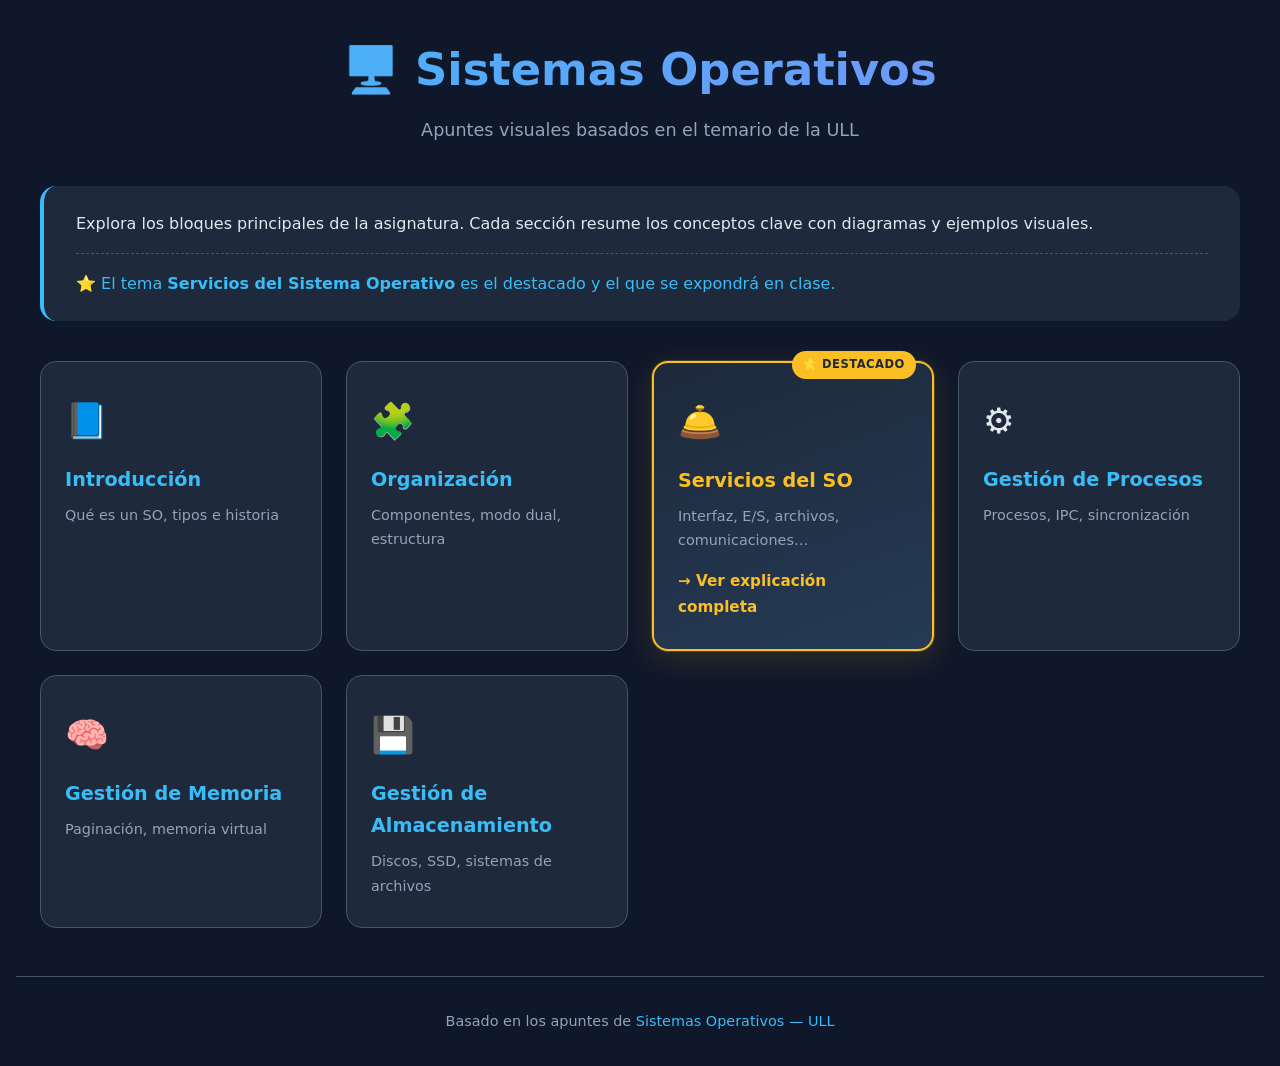
<file: index.html>
<!DOCTYPE html>
<html lang="es">
<head>
    <meta charset="UTF-8">
    <meta name="viewport" content="width=device-width, initial-scale=1.0">
    <title>Sistemas Operativos | Apuntes Visuales ULL</title>
    <link rel="stylesheet" href="style.css">
</head>
<body>
    <header class="hero">
        <h1>🖥️ Sistemas Operativos</h1>
        <p class="subtitle">Apuntes visuales basados en el temario de la ULL</p>
    </header>

    <main class="home-main">
        <section class="intro-box">
            <p>Explora los bloques principales de la asignatura. Cada sección resume los conceptos clave con diagramas y ejemplos visuales.</p>
            <p class="hint">⭐ El tema <strong>Servicios del Sistema Operativo</strong> es el destacado y el que se expondrá en clase.</p>
        </section>

        <section class="topics-grid">
            <a href="pages/introduccion.html" class="topic-card">
                <span class="topic-icon">📘</span>
                <h2>Introducción</h2>
                <p>Qué es un SO, tipos e historia</p>
            </a>

            <a href="pages/organizacion.html" class="topic-card">
                <span class="topic-icon">🧩</span>
                <h2>Organización</h2>
                <p>Componentes, modo dual, estructura</p>
            </a>

            <a href="pages/servicios.html" class="topic-card featured">
                <span class="badge">⭐ DESTACADO</span>
                <span class="topic-icon">🛎️</span>
                <h2>Servicios del SO</h2>
                <p>Interfaz, E/S, archivos, comunicaciones…</p>
                <span class="featured-cta">→ Ver explicación completa</span>
            </a>

            <a href="pages/procesos.html" class="topic-card">
                <span class="topic-icon">⚙️</span>
                <h2>Gestión de Procesos</h2>
                <p>Procesos, IPC, sincronización</p>
            </a>

            <a href="pages/memoria.html" class="topic-card">
                <span class="topic-icon">🧠</span>
                <h2>Gestión de Memoria</h2>
                <p>Paginación, memoria virtual</p>
            </a>

            <a href="pages/almacenamiento.html" class="topic-card">
                <span class="topic-icon">💾</span>
                <h2>Gestión de Almacenamiento</h2>
                <p>Discos, SSD, sistemas de archivos</p>
            </a>
        </section>
    </main>

    <footer>
        <p>Basado en los apuntes de <a href="https://ull-esit-sistemas-operativos.github.io/ssoo-apuntes/" target="_blank">Sistemas Operativos — ULL</a></p>
    </footer>

    <script src="script.js"></script>
</body>
</html>
</file>
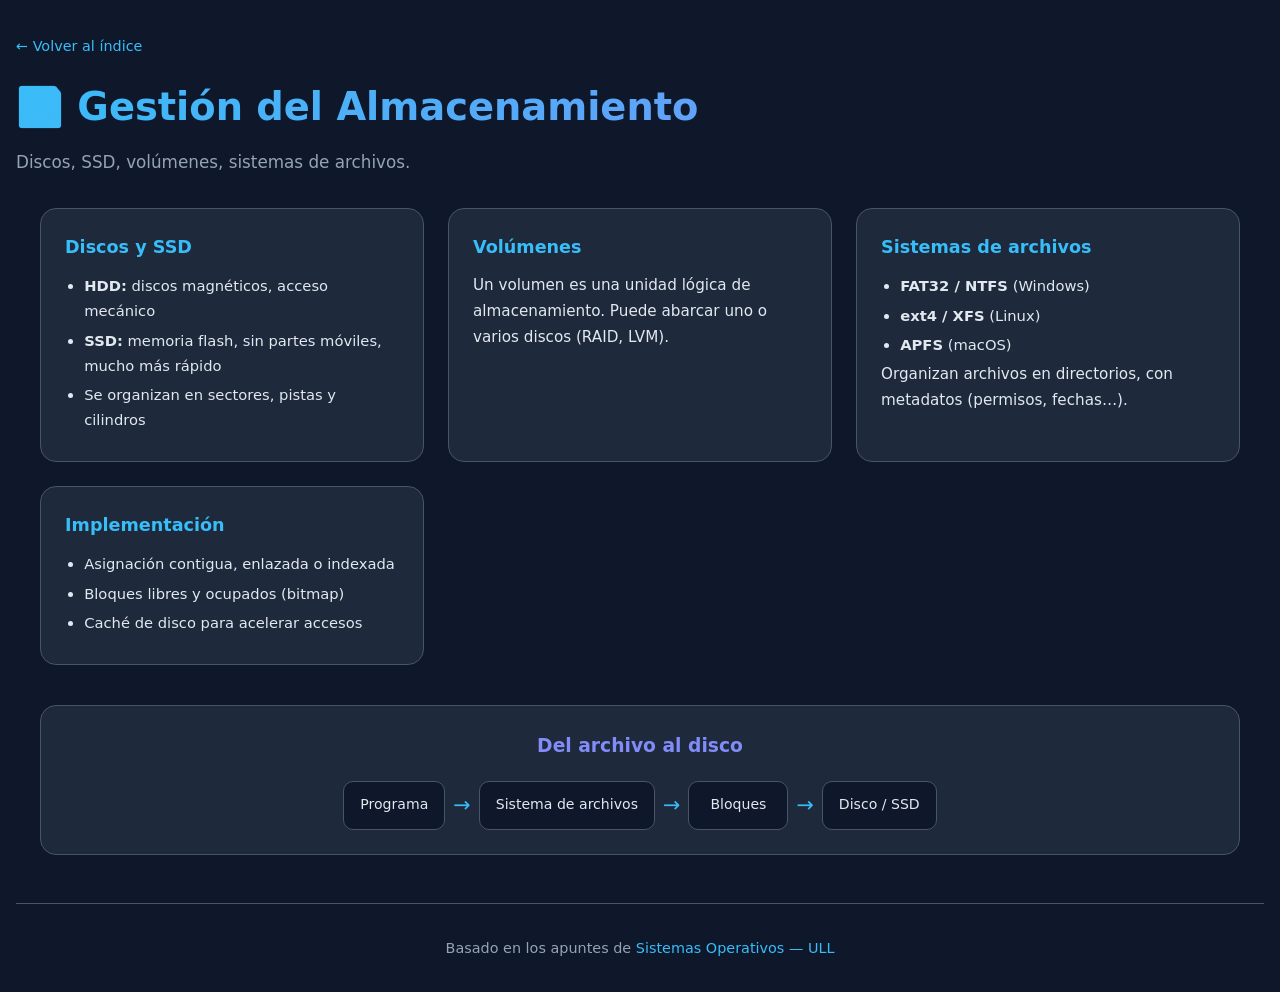
<file: pages/almacenamiento.html>
<!DOCTYPE html>
<html lang="es">
<head>
    <meta charset="UTF-8">
    <meta name="viewport" content="width=device-width, initial-scale=1.0">
    <title>Gestión de Almacenamiento | Apuntes Visuales ULL</title>
    <link rel="stylesheet" href="../style.css">
</head>
<body>
    <header class="page-header">
        <a href="../index.html" class="back-link">← Volver al índice</a>
        <h1>💾 Gestión del Almacenamiento</h1>
        <p class="lead">Discos, SSD, volúmenes, sistemas de archivos.</p>
    </header>

    <main>
        <section class="content-grid">
            <div class="info-card">
                <h3>Discos y SSD</h3>
                <ul>
                    <li><strong>HDD:</strong> discos magnéticos, acceso mecánico</li>
                    <li><strong>SSD:</strong> memoria flash, sin partes móviles, mucho más rápido</li>
                    <li>Se organizan en sectores, pistas y cilindros</li>
                </ul>
            </div>

            <div class="info-card">
                <h3>Volúmenes</h3>
                <p>Un volumen es una unidad lógica de almacenamiento. Puede abarcar uno o varios discos (RAID, LVM).</p>
            </div>

            <div class="info-card">
                <h3>Sistemas de archivos</h3>
                <ul>
                    <li><strong>FAT32 / NTFS</strong> (Windows)</li>
                    <li><strong>ext4 / XFS</strong> (Linux)</li>
                    <li><strong>APFS</strong> (macOS)</li>
                </ul>
                <p>Organizan archivos en directorios, con metadatos (permisos, fechas…).</p>
            </div>

            <div class="info-card">
                <h3>Implementación</h3>
                <ul>
                    <li>Asignación contigua, enlazada o indexada</li>
                    <li>Bloques libres y ocupados (bitmap)</li>
                    <li>Caché de disco para acelerar accesos</li>
                </ul>
            </div>
        </section>

        <section class="diagram-box">
            <h3>Del archivo al disco</h3>
            <div class="flow">
                <div class="flow-node">Programa</div>
                <div class="flow-arrow">→</div>
                <div class="flow-node">Sistema de archivos</div>
                <div class="flow-arrow">→</div>
                <div class="flow-node">Bloques</div>
                <div class="flow-arrow">→</div>
                <div class="flow-node">Disco / SSD</div>
            </div>
        </section>
    </main>

    <footer><p>Basado en los apuntes de <a href="https://ull-esit-sistemas-operativos.github.io/ssoo-apuntes/" target="_blank">Sistemas Operativos — ULL</a></p></footer>
    <script src="../script.js"></script>
</body>
</html>
</file>
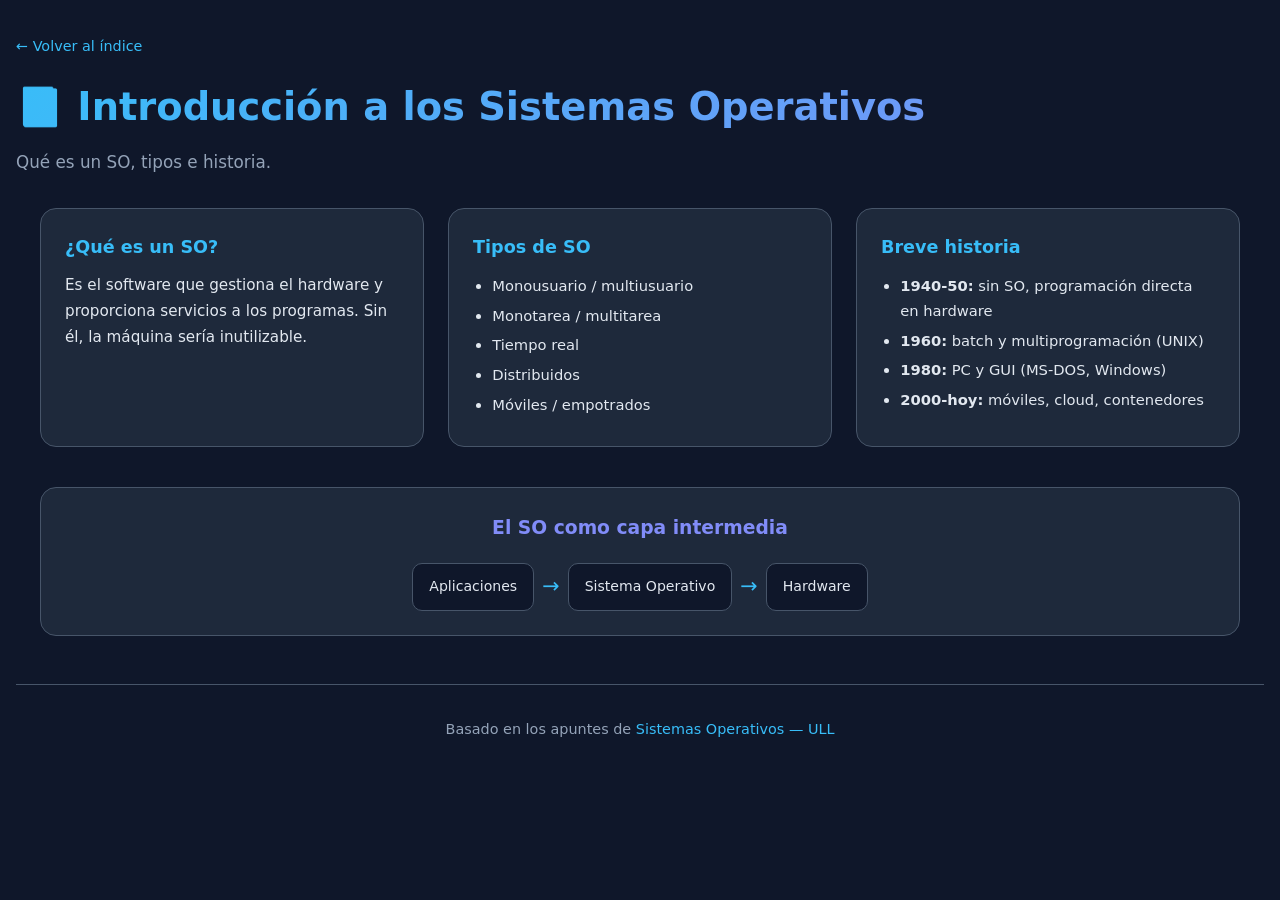
<file: pages/introduccion.html>
<!DOCTYPE html>
<html lang="es">
<head>
    <meta charset="UTF-8">
    <meta name="viewport" content="width=device-width, initial-scale=1.0">
    <title>Introducción | Apuntes Visuales ULL</title>
    <link rel="stylesheet" href="../style.css">
</head>
<body>
    <header class="page-header">
        <a href="../index.html" class="back-link">← Volver al índice</a>
        <h1>📘 Introducción a los Sistemas Operativos</h1>
        <p class="lead">Qué es un SO, tipos e historia.</p>
    </header>

    <main>
        <section class="content-grid">
            <div class="info-card">
                <h3>¿Qué es un SO?</h3>
                <p>Es el software que gestiona el hardware y proporciona servicios a los programas. Sin él, la máquina sería inutilizable.</p>
            </div>

            <div class="info-card">
                <h3>Tipos de SO</h3>
                <ul>
                    <li>Monousuario / multiusuario</li>
                    <li>Monotarea / multitarea</li>
                    <li>Tiempo real</li>
                    <li>Distribuidos</li>
                    <li>Móviles / empotrados</li>
                </ul>
            </div>

            <div class="info-card">
                <h3>Breve historia</h3>
                <ul>
                    <li><strong>1940-50:</strong> sin SO, programación directa en hardware</li>
                    <li><strong>1960:</strong> batch y multiprogramación (UNIX)</li>
                    <li><strong>1980:</strong> PC y GUI (MS-DOS, Windows)</li>
                    <li><strong>2000-hoy:</strong> móviles, cloud, contenedores</li>
                </ul>
            </div>
        </section>

        <section class="diagram-box">
            <h3>El SO como capa intermedia</h3>
            <div class="flow">
                <div class="flow-node">Aplicaciones</div>
                <div class="flow-arrow">→</div>
                <div class="flow-node">Sistema Operativo</div>
                <div class="flow-arrow">→</div>
                <div class="flow-node">Hardware</div>
            </div>
        </section>
    </main>

    <footer><p>Basado en los apuntes de <a href="https://ull-esit-sistemas-operativos.github.io/ssoo-apuntes/" target="_blank">Sistemas Operativos — ULL</a></p></footer>
    <script src="../script.js"></script>
</body>
</html>
</file>
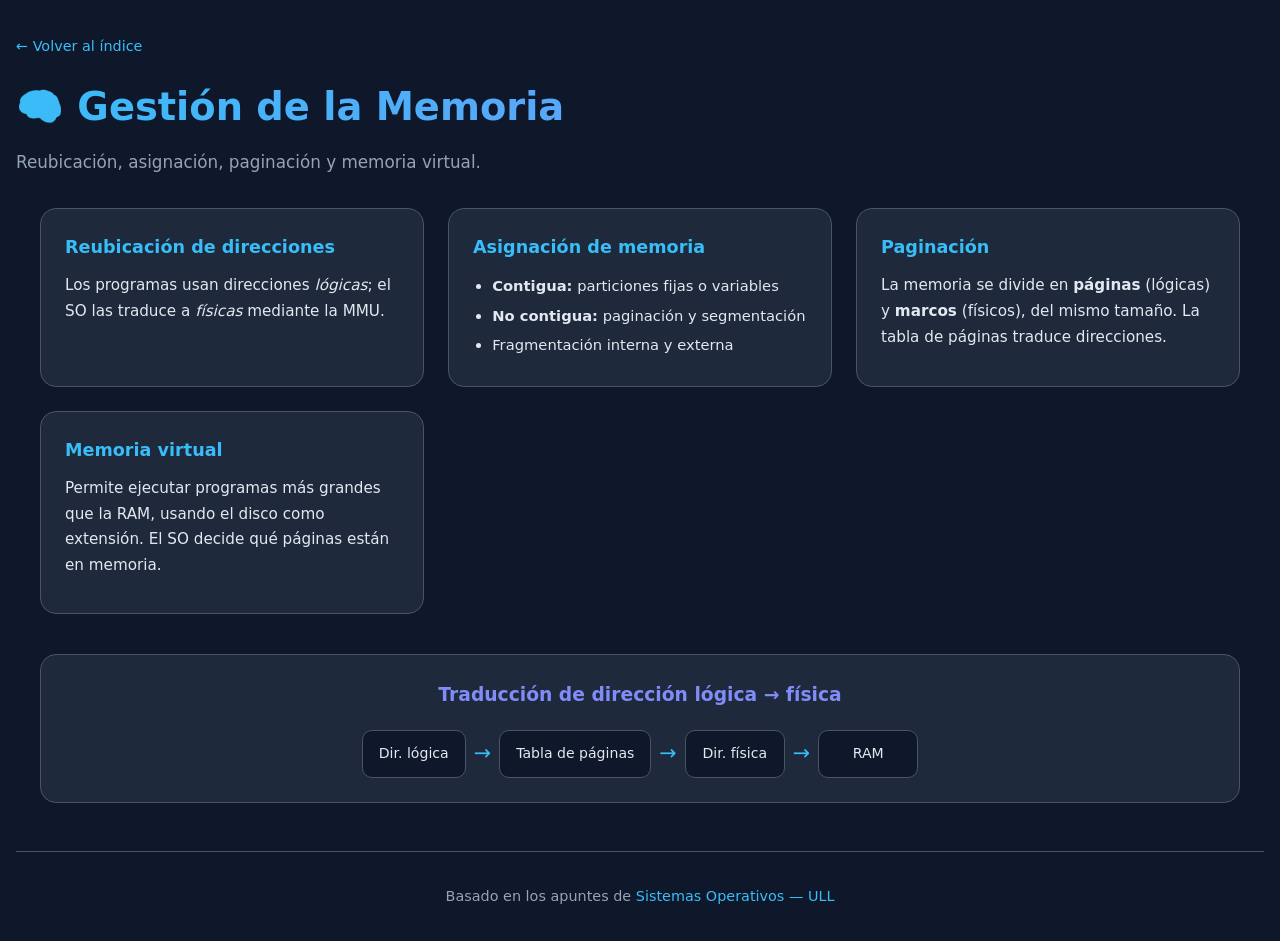
<file: pages/memoria.html>
<!DOCTYPE html>
<html lang="es">
<head>
    <meta charset="UTF-8">
    <meta name="viewport" content="width=device-width, initial-scale=1.0">
    <title>Gestión de Memoria | Apuntes Visuales ULL</title>
    <link rel="stylesheet" href="../style.css">
</head>
<body>
    <header class="page-header">
        <a href="../index.html" class="back-link">← Volver al índice</a>
        <h1>🧠 Gestión de la Memoria</h1>
        <p class="lead">Reubicación, asignación, paginación y memoria virtual.</p>
    </header>

    <main>
        <section class="content-grid">
            <div class="info-card">
                <h3>Reubicación de direcciones</h3>
                <p>Los programas usan direcciones <em>lógicas</em>; el SO las traduce a <em>físicas</em> mediante la MMU.</p>
            </div>

            <div class="info-card">
                <h3>Asignación de memoria</h3>
                <ul>
                    <li><strong>Contigua:</strong> particiones fijas o variables</li>
                    <li><strong>No contigua:</strong> paginación y segmentación</li>
                    <li>Fragmentación interna y externa</li>
                </ul>
            </div>

            <div class="info-card">
                <h3>Paginación</h3>
                <p>La memoria se divide en <strong>páginas</strong> (lógicas) y <strong>marcos</strong> (físicos), del mismo tamaño. La tabla de páginas traduce direcciones.</p>
            </div>

            <div class="info-card">
                <h3>Memoria virtual</h3>
                <p>Permite ejecutar programas más grandes que la RAM, usando el disco como extensión. El SO decide qué páginas están en memoria.</p>
            </div>
        </section>

        <section class="diagram-box">
            <h3>Traducción de dirección lógica → física</h3>
            <div class="flow">
                <div class="flow-node">Dir. lógica</div>
                <div class="flow-arrow">→</div>
                <div class="flow-node">Tabla de páginas</div>
                <div class="flow-arrow">→</div>
                <div class="flow-node">Dir. física</div>
                <div class="flow-arrow">→</div>
                <div class="flow-node">RAM</div>
            </div>
        </section>
    </main>

    <footer><p>Basado en los apuntes de <a href="https://ull-esit-sistemas-operativos.github.io/ssoo-apuntes/" target="_blank">Sistemas Operativos — ULL</a></p></footer>
    <script src="../script.js"></script>
</body>
</html>
</file>
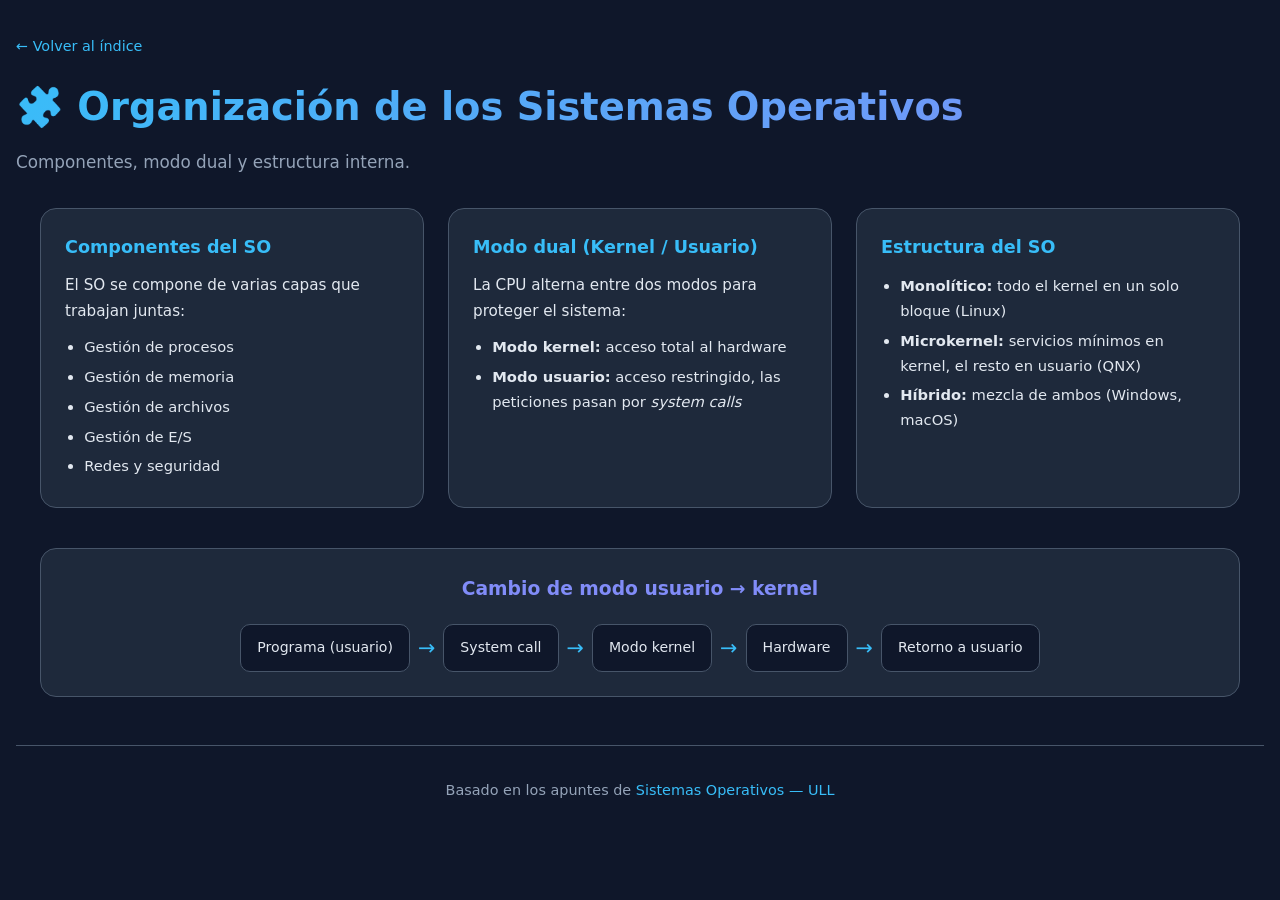
<file: pages/organizacion.html>
<!DOCTYPE html>
<html lang="es">
<head>
    <meta charset="UTF-8">
    <meta name="viewport" content="width=device-width, initial-scale=1.0">
    <title>Organización del SO | Apuntes Visuales ULL</title>
    <link rel="stylesheet" href="../style.css">
</head>
<body>
    <header class="page-header">
        <a href="../index.html" class="back-link">← Volver al índice</a>
        <h1>🧩 Organización de los Sistemas Operativos</h1>
        <p class="lead">Componentes, modo dual y estructura interna.</p>
    </header>

    <main>
        <section class="content-grid">
            <div class="info-card">
                <h3>Componentes del SO</h3>
                <p>El SO se compone de varias capas que trabajan juntas:</p>
                <ul>
                    <li>Gestión de procesos</li>
                    <li>Gestión de memoria</li>
                    <li>Gestión de archivos</li>
                    <li>Gestión de E/S</li>
                    <li>Redes y seguridad</li>
                </ul>
            </div>

            <div class="info-card">
                <h3>Modo dual (Kernel / Usuario)</h3>
                <p>La CPU alterna entre dos modos para proteger el sistema:</p>
                <ul>
                    <li><strong>Modo kernel:</strong> acceso total al hardware</li>
                    <li><strong>Modo usuario:</strong> acceso restringido, las peticiones pasan por <em>system calls</em></li>
                </ul>
            </div>

            <div class="info-card">
                <h3>Estructura del SO</h3>
                <ul>
                    <li><strong>Monolítico:</strong> todo el kernel en un solo bloque (Linux)</li>
                    <li><strong>Microkernel:</strong> servicios mínimos en kernel, el resto en usuario (QNX)</li>
                    <li><strong>Híbrido:</strong> mezcla de ambos (Windows, macOS)</li>
                </ul>
            </div>
        </section>

        <section class="diagram-box">
            <h3>Cambio de modo usuario → kernel</h3>
            <div class="flow">
                <div class="flow-node">Programa (usuario)</div>
                <div class="flow-arrow">→</div>
                <div class="flow-node">System call</div>
                <div class="flow-arrow">→</div>
                <div class="flow-node">Modo kernel</div>
                <div class="flow-arrow">→</div>
                <div class="flow-node">Hardware</div>
                <div class="flow-arrow">→</div>
                <div class="flow-node">Retorno a usuario</div>
            </div>
        </section>
    </main>

    <footer><p>Basado en los apuntes de <a href="https://ull-esit-sistemas-operativos.github.io/ssoo-apuntes/" target="_blank">Sistemas Operativos — ULL</a></p></footer>
    <script src="../script.js"></script>
</body>
</html>
</file>
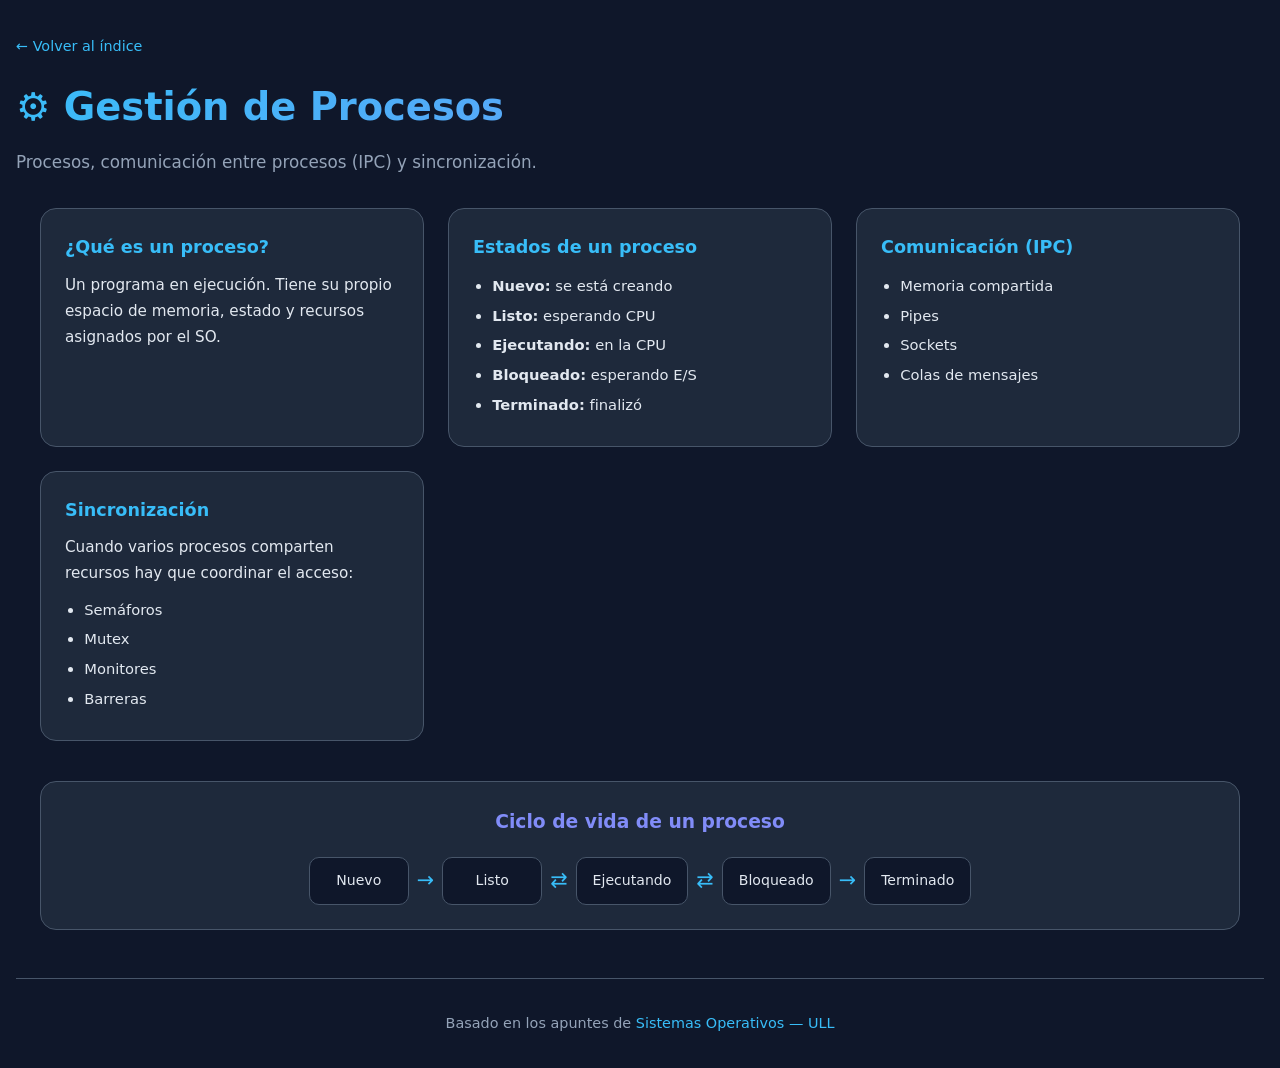
<file: pages/procesos.html>
<!DOCTYPE html>
<html lang="es">
<head>
    <meta charset="UTF-8">
    <meta name="viewport" content="width=device-width, initial-scale=1.0">
    <title>Gestión de Procesos | Apuntes Visuales ULL</title>
    <link rel="stylesheet" href="../style.css">
</head>
<body>
    <header class="page-header">
        <a href="../index.html" class="back-link">← Volver al índice</a>
        <h1>⚙️ Gestión de Procesos</h1>
        <p class="lead">Procesos, comunicación entre procesos (IPC) y sincronización.</p>
    </header>

    <main>
        <section class="content-grid">
            <div class="info-card">
                <h3>¿Qué es un proceso?</h3>
                <p>Un programa en ejecución. Tiene su propio espacio de memoria, estado y recursos asignados por el SO.</p>
            </div>

            <div class="info-card">
                <h3>Estados de un proceso</h3>
                <ul>
                    <li><strong>Nuevo:</strong> se está creando</li>
                    <li><strong>Listo:</strong> esperando CPU</li>
                    <li><strong>Ejecutando:</strong> en la CPU</li>
                    <li><strong>Bloqueado:</strong> esperando E/S</li>
                    <li><strong>Terminado:</strong> finalizó</li>
                </ul>
            </div>

            <div class="info-card">
                <h3>Comunicación (IPC)</h3>
                <ul>
                    <li>Memoria compartida</li>
                    <li>Pipes</li>
                    <li>Sockets</li>
                    <li>Colas de mensajes</li>
                </ul>
            </div>

            <div class="info-card">
                <h3>Sincronización</h3>
                <p>Cuando varios procesos comparten recursos hay que coordinar el acceso:</p>
                <ul>
                    <li>Semáforos</li>
                    <li>Mutex</li>
                    <li>Monitores</li>
                    <li>Barreras</li>
                </ul>
            </div>
        </section>

        <section class="diagram-box">
            <h3>Ciclo de vida de un proceso</h3>
            <div class="flow">
                <div class="flow-node">Nuevo</div>
                <div class="flow-arrow">→</div>
                <div class="flow-node">Listo</div>
                <div class="flow-arrow">⇄</div>
                <div class="flow-node">Ejecutando</div>
                <div class="flow-arrow">⇄</div>
                <div class="flow-node">Bloqueado</div>
                <div class="flow-arrow">→</div>
                <div class="flow-node">Terminado</div>
            </div>
        </section>
    </main>

    <footer><p>Basado en los apuntes de <a href="https://ull-esit-sistemas-operativos.github.io/ssoo-apuntes/" target="_blank">Sistemas Operativos — ULL</a></p></footer>
    <script src="../script.js"></script>
</body>
</html>
</file>
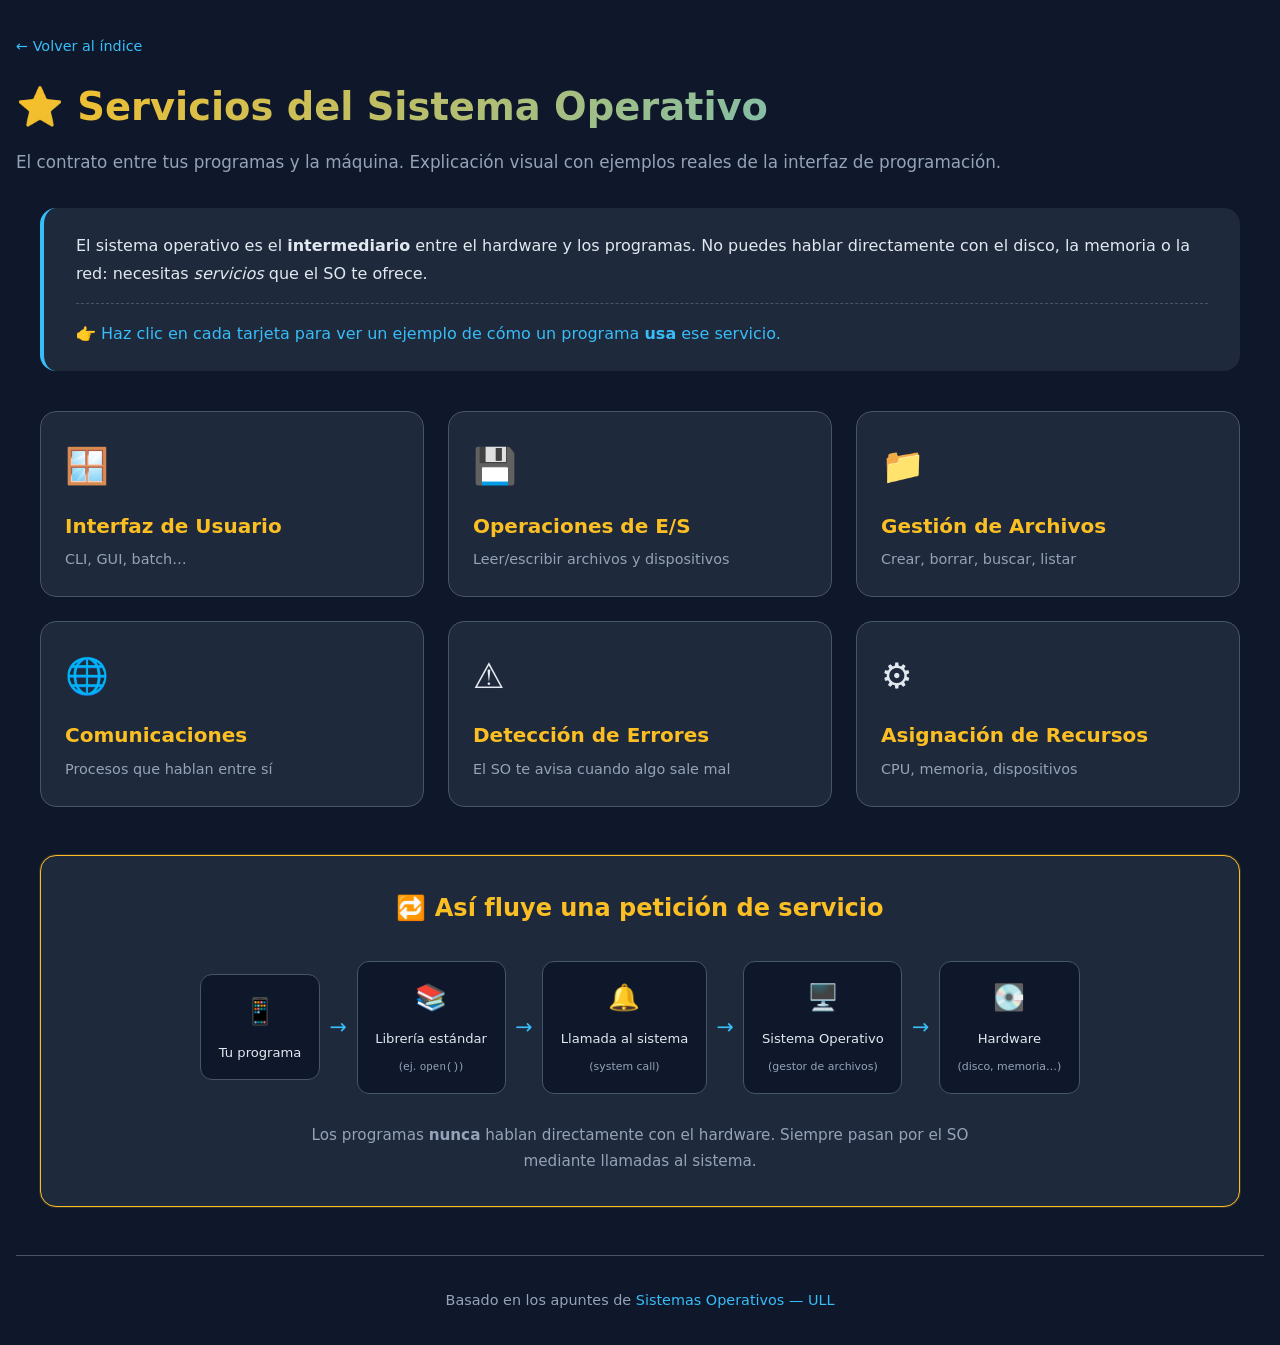
<file: pages/servicios.html>
<!DOCTYPE html>
<html lang="es">
<head>
    <meta charset="UTF-8">
    <meta name="viewport" content="width=device-width, initial-scale=1.0">
    <title>Servicios del SO | Apuntes Visuales ULL</title>
    <link rel="stylesheet" href="../style.css">
</head>
<body class="featured-page">
    <header class="page-header">
        <a href="../index.html" class="back-link">← Volver al índice</a>
        <h1>⭐ Servicios del Sistema Operativo</h1>
        <p class="lead">El contrato entre tus programas y la máquina. Explicación visual con ejemplos reales de la interfaz de programación.</p>
    </header>

    <main>
        <section class="intro-box">
            <p>El sistema operativo es el <strong>intermediario</strong> entre el hardware y los programas. No puedes hablar directamente con el disco, la memoria o la red: necesitas <em>servicios</em> que el SO te ofrece.</p>
            <p class="hint">👉 Haz clic en cada tarjeta para ver un ejemplo de cómo un programa <strong>usa</strong> ese servicio.</p>
        </section>

        <section class="services-grid">
            <div class="service-card">
                <div class="icon">🪟</div>
                <h2>Interfaz de Usuario</h2>
                <p class="short">CLI, GUI, batch…</p>
                <div class="detail">
                    <p>El SO te da una forma de comunicarte con él. Sin interfaz, la computadora sería inutilizable para humanos.</p>
                    <pre><code># Ejemplo: shell de Linux
$ ls -la
$ mkdir proyecto
$ python main.py</code></pre>
                    <p class="api-note">🔌 <strong>Interfaz de programación:</strong> los programas usan <code>system()</code>, <code>exec()</code> o APIs gráficas (Win32, Cocoa) para interactuar con el usuario.</p>
                </div>
            </div>

            <div class="service-card">
                <div class="icon">💾</div>
                <h2>Operaciones de E/S</h2>
                <p class="short">Leer/escribir archivos y dispositivos</p>
                <div class="detail">
                    <p>Los programas <strong>no</strong> pueden tocar el disco directamente. El SO gestiona las operaciones de entrada/salida por seguridad y eficiencia.</p>
                    <pre><code>// C: abrir un archivo
FILE *f = fopen("datos.txt", "r");
if (f) {
    char buffer[100];
    fgets(buffer, 100, f);
    fclose(f);
}</code></pre>
                    <p class="api-note">🔌 <strong>Interfaz de programación:</strong> <code>open()</code>, <code>read()</code>, <code>write()</code>, <code>close()</code> son llamadas al sistema.</p>
                </div>
            </div>

            <div class="service-card">
                <div class="icon">📁</div>
                <h2>Gestión de Archivos</h2>
                <p class="short">Crear, borrar, buscar, listar</p>
                <div class="detail">
                    <p>El SO organiza el almacenamiento en archivos y directorios. Los programas piden operaciones por <strong>nombre</strong>, no por sectores del disco.</p>
                    <pre><code># Python: manipular archivos
import os
os.makedirs("proyecto/src", exist_ok=True)
with open("proyecto/README.md", "w") as f:
    f.write("# Mi proyecto")
print(os.listdir("proyecto"))</code></pre>
                    <p class="api-note">🔌 <strong>Interfaz de programación:</strong> las librerías estándar (<code>os</code> en Python, <code>File</code> en Java, <code>fstream</code> en C++) envuelven las llamadas al sistema.</p>
                </div>
            </div>

            <div class="service-card">
                <div class="icon">🌐</div>
                <h2>Comunicaciones</h2>
                <p class="short">Procesos que hablan entre sí</p>
                <div class="detail">
                    <p>Los procesos necesitan intercambiar datos, ya sea en la misma máquina (pipes, sockets locales) o por red (TCP/IP).</p>
                    <pre><code># Python: dos procesos se comunican
import socket
s = socket.socket()
s.bind(('localhost', 12345))
s.listen()
conn, _ = s.accept()
print("Recibido:", conn.recv(1024).decode())</code></pre>
                    <p class="api-note">🔌 <strong>Interfaz de programación:</strong> <code>socket()</code>, <code>send()</code>, <code>recv()</code>; o abstracciones como <code>requests</code> en Python.</p>
                </div>
            </div>

            <div class="service-card">
                <div class="icon">⚠️</div>
                <h2>Detección de Errores</h2>
                <p class="short">El SO te avisa cuando algo sale mal</p>
                <div class="detail">
                    <p>Errores de hardware, de E/S, divisiones por cero, accesos ilegales a memoria. El SO los detecta y toma acción.</p>
                    <pre><code># Python: manejo de errores de E/S
try:
    with open("no_existe.txt") as f:
        contenido = f.read()
except FileNotFoundError:
    print("El SO reportó: archivo no encontrado")</code></pre>
                    <p class="api-note">🔌 <strong>Interfaz de programación:</strong> excepciones, códigos de error (<code>errno</code> en C), <code>try/except</code> en lenguajes modernos.</p>
                </div>
            </div>

            <div class="service-card">
                <div class="icon">⚙️</div>
                <h2>Asignación de Recursos</h2>
                <p class="short">CPU, memoria, dispositivos</p>
                <div class="detail">
                    <p>Cuando varios programas compiten por CPU o RAM, el SO decide quién obtiene qué y cuándo.</p>
                    <pre><code># Python: crear un proceso (el SO le asigna CPU)
import multiprocessing

def tarea(n):
    print(f"Proceso {n} ejecutándose")

if __name__ == "__main__":
    procesos = [multiprocessing.Process(target=tarea, args=(i,)) for i in range(3)]
    for p in procesos: p.start()
    for p in procesos: p.join()</code></pre>
                    <p class="api-note">🔌 <strong>Interfaz de programación:</strong> <code>fork()</code>, <code>CreateProcess()</code>, <code>multiprocessing</code> en Python.</p>
                </div>
            </div>
        </section>

        <section class="diagram-section">
            <h2>🔁 Así fluye una petición de servicio</h2>
            <div class="flow-diagram">
                <div class="flow-step"><span class="flow-icon">📱</span><span class="flow-label">Tu programa</span></div>
                <div class="flow-arrow">→</div>
                <div class="flow-step"><span class="flow-icon">📚</span><span class="flow-label">Librería estándar<br><small>(ej. <code>open()</code>)</small></span></div>
                <div class="flow-arrow">→</div>
                <div class="flow-step"><span class="flow-icon">🔔</span><span class="flow-label">Llamada al sistema<br><small>(system call)</small></span></div>
                <div class="flow-arrow">→</div>
                <div class="flow-step"><span class="flow-icon">🖥️</span><span class="flow-label">Sistema Operativo<br><small>(gestor de archivos)</small></span></div>
                <div class="flow-arrow">→</div>
                <div class="flow-step"><span class="flow-icon">💽</span><span class="flow-label">Hardware<br><small>(disco, memoria…)</small></span></div>
            </div>
            <p class="diagram-caption">Los programas <strong>nunca</strong> hablan directamente con el hardware. Siempre pasan por el SO mediante llamadas al sistema.</p>
        </section>
    </main>

    <footer>
        <p>Basado en los apuntes de <a href="https://ull-esit-sistemas-operativos.github.io/ssoo-apuntes/" target="_blank">Sistemas Operativos — ULL</a></p>
    </footer>

    <script src="../script.js"></script>
</body>
</html>
</file>
<file: style.css>
:root {
    --bg: #0f172a;
    --surface: #1e293b;
    --surface-hover: #334155;
    --text: #e2e8f0;
    --text-muted: #94a3b8;
    --accent: #38bdf8;
    --accent-2: #818cf8;
    --gold: #fbbf24;
    --border: #475569;
    --radius: 16px;
}

* { margin: 0; padding: 0; box-sizing: border-box; }

body {
    font-family: 'Segoe UI', system-ui, -apple-system, sans-serif;
    background: var(--bg);
    color: var(--text);
    line-height: 1.7;
    padding: 2rem 1rem;
    min-height: 100vh;
}

a { color: inherit; text-decoration: none; }

/* HERO */
header.hero {
    text-align: center;
    margin-bottom: 2.5rem;
}

h1 {
    font-size: clamp(1.8rem, 4vw, 2.8rem);
    background: linear-gradient(135deg, var(--accent), var(--accent-2));
    -webkit-background-clip: text;
    -webkit-text-fill-color: transparent;
    background-clip: text;
    margin-bottom: 0.5rem;
}

.subtitle { color: var(--text-muted); font-size: 1.1rem; }

main { max-width: 1200px; margin: 0 auto; }

/* INTRO */
.intro-box {
    background: var(--surface);
    border-radius: var(--radius);
    padding: 1.5rem 2rem;
    margin-bottom: 2.5rem;
    border-left: 4px solid var(--accent);
}

.hint { color: var(--accent); font-weight: 500; margin-top: 1rem; padding-top: 1rem; border-top: 1px dashed var(--border); }

/* GRID DE TEMAS */
.topics-grid {
    display: grid;
    grid-template-columns: repeat(auto-fit, minmax(260px, 1fr));
    gap: 1.5rem;
    margin-bottom: 3rem;
}

.topic-card {
    background: var(--surface);
    border-radius: var(--radius);
    padding: 1.8rem 1.5rem;
    border: 1px solid var(--border);
    transition: all 0.3s ease;
    position: relative;
    display: block;
}

.topic-card:hover {
    border-color: var(--accent);
    transform: translateY(-4px);
    box-shadow: 0 12px 32px rgba(56, 189, 248, 0.15);
}

.topic-icon { font-size: 2.2rem; display: block; margin-bottom: 0.8rem; }
.topic-card h2 { font-size: 1.2rem; margin-bottom: 0.4rem; color: var(--accent); }
.topic-card p { color: var(--text-muted); font-size: 0.9rem; }

/* TARJETA DESTACADA */
.topic-card.featured {
    background: linear-gradient(160deg, #1e293b 0%, #243b55 100%);
    border: 2px solid var(--gold);
    box-shadow: 0 0 0 1px rgba(251, 191, 36, 0.2), 0 8px 32px rgba(251, 191, 36, 0.15);
    grid-column: span 1;
    position: relative;
}

.topic-card.featured:hover {
    border-color: var(--gold);
    box-shadow: 0 0 0 2px rgba(251, 191, 36, 0.4), 0 12px 40px rgba(251, 191, 36, 0.25);
    transform: translateY(-6px) scale(1.02);
}

.topic-card.featured h2 { color: var(--gold); }

.badge {
    position: absolute;
    top: -12px;
    right: 16px;
    background: var(--gold);
    color: #1e293b;
    font-size: 0.72rem;
    font-weight: 700;
    padding: 0.25rem 0.7rem;
    border-radius: 20px;
    letter-spacing: 0.5px;
}

.featured-cta {
    display: inline-block;
    margin-top: 1rem;
    color: var(--gold);
    font-weight: 600;
    font-size: 0.95rem;
}

/* PÁGINAS INTERNAS */
.page-header { margin-bottom: 2rem; }

.back-link {
    display: inline-block;
    color: var(--accent);
    font-size: 0.9rem;
    margin-bottom: 1rem;
    transition: transform 0.2s;
}

.back-link:hover { transform: translateX(-4px); }

.page-header h1 {
    font-size: clamp(1.6rem, 3.5vw, 2.4rem);
    text-align: left;
}

.page-header .lead {
    color: var(--text-muted);
    margin-top: 0.5rem;
    font-size: 1.05rem;
}

/* TARJETAS DE CONTENIDO */
.content-grid {
    display: grid;
    grid-template-columns: repeat(auto-fit, minmax(300px, 1fr));
    gap: 1.5rem;
    margin-bottom: 2.5rem;
}

.info-card {
    background: var(--surface);
    border-radius: var(--radius);
    padding: 1.5rem;
    border: 1px solid var(--border);
}

.info-card h3 { color: var(--accent); margin-bottom: 0.6rem; font-size: 1.1rem; }
.info-card p { font-size: 0.95rem; color: var(--text); margin-bottom: 0.6rem; }
.info-card ul { padding-left: 1.2rem; font-size: 0.92rem; }
.info-card li { margin-bottom: 0.3rem; }

/* DIAGRAMAS SIMPLES */
.diagram-box {
    background: var(--surface);
    border-radius: var(--radius);
    padding: 1.5rem;
    border: 1px solid var(--border);
    margin-bottom: 2rem;
    text-align: center;
}

.diagram-box h3 { color: var(--accent-2); margin-bottom: 1.2rem; }

.flow {
    display: flex;
    flex-wrap: wrap;
    justify-content: center;
    align-items: center;
    gap: 0.5rem;
}

.flow-node {
    background: var(--bg);
    border: 1px solid var(--border);
    border-radius: 10px;
    padding: 0.7rem 1rem;
    font-size: 0.88rem;
    font-weight: 500;
    min-width: 100px;
}

.flow-arrow { color: var(--accent); font-size: 1.3rem; }

/* ⭐ ESTILOS EXCLUSIVOS DE LA PÁGINA "SERVICIOS" */
.featured-page header.page-header h1 {
    background: linear-gradient(135deg, var(--gold), var(--accent));
    -webkit-background-clip: text;
    -webkit-text-fill-color: transparent;
    background-clip: text;
}

.services-grid {
    display: grid;
    grid-template-columns: repeat(auto-fit, minmax(320px, 1fr));
    gap: 1.5rem;
    margin-bottom: 3rem;
}

.service-card {
    background: var(--surface);
    border-radius: var(--radius);
    padding: 1.5rem;
    border: 1px solid var(--border);
    cursor: pointer;
    transition: all 0.3s ease;
}

.service-card:hover {
    border-color: var(--gold);
    transform: translateY(-4px);
    box-shadow: 0 12px 32px rgba(251, 191, 36, 0.12);
}

.service-card .icon { font-size: 2.2rem; margin-bottom: 0.8rem; }
.service-card h2 { font-size: 1.25rem; margin-bottom: 0.3rem; color: var(--gold); }
.service-card .short { color: var(--text-muted); font-size: 0.9rem; }

.service-card .detail {
    display: none;
    margin-top: 1.2rem;
    padding-top: 1.2rem;
    border-top: 1px solid var(--border);
    animation: fadeIn 0.4s ease;
}

.service-card.active .detail { display: block; }

@keyframes fadeIn {
    from { opacity: 0; transform: translateY(-8px); }
    to { opacity: 1; transform: translateY(0); }
}

.detail p { font-size: 0.95rem; margin-bottom: 0.8rem; }

.detail pre {
    background: #0d1117;
    border-radius: 8px;
    padding: 1rem;
    overflow-x: auto;
    font-size: 0.85rem;
    line-height: 1.5;
    margin-bottom: 0.8rem;
    border: 1px solid #30363d;
}

.detail code { font-family: 'Fira Code', 'Cascadia Code', monospace; }

.api-note {
    background: rgba(251, 191, 36, 0.08);
    border-left: 3px solid var(--gold);
    padding: 0.6rem 1rem;
    border-radius: 0 8px 8px 0;
    font-size: 0.88rem !important;
    color: var(--gold) !important;
}

/* Diagrama de flujo grande */
.diagram-section {
    background: var(--surface);
    border-radius: var(--radius);
    padding: 2rem;
    border: 1px solid var(--gold);
    box-shadow: 0 0 0 1px rgba(251, 191, 36, 0.15);
}

.diagram-section h2 {
    text-align: center;
    color: var(--gold);
    margin-bottom: 2rem;
    font-size: 1.5rem;
}

.flow-diagram {
    display: flex;
    flex-wrap: wrap;
    justify-content: center;
    align-items: center;
    gap: 0.6rem;
}

.flow-step {
    background: var(--bg);
    border: 1px solid var(--border);
    border-radius: 12px;
    padding: 0.9rem 1.1rem;
    text-align: center;
    min-width: 110px;
    transition: all 0.3s ease;
}

.flow-step:hover {
    border-color: var(--gold);
    background: var(--surface-hover);
    transform: scale(1.05);
}

.flow-icon { display: block; font-size: 1.6rem; margin-bottom: 0.3rem; }
.flow-label { font-size: 0.82rem; font-weight: 500; line-height: 1.3; }
.flow-label small { color: var(--text-muted); font-weight: 400; }

.diagram-caption {
    text-align: center;
    color: var(--text-muted);
    margin-top: 1.8rem;
    font-size: 0.95rem;
    max-width: 700px;
    margin-left: auto;
    margin-right: auto;
}

/* FOOTER */
footer {
    text-align: center;
    margin-top: 3rem;
    padding-top: 2rem;
    border-top: 1px solid var(--border);
    color: var(--text-muted);
    font-size: 0.9rem;
}

footer a { color: var(--accent); }
footer a:hover { text-decoration: underline; }

/* RESPONSIVE */
@media (max-width: 600px) {
    .flow-diagram { flex-direction: column; }
    .flow-arrow { transform: rotate(90deg); }
    .service-card { padding: 1.2rem; }
    .topic-card.featured { grid-column: span 1; }
}
</file>
